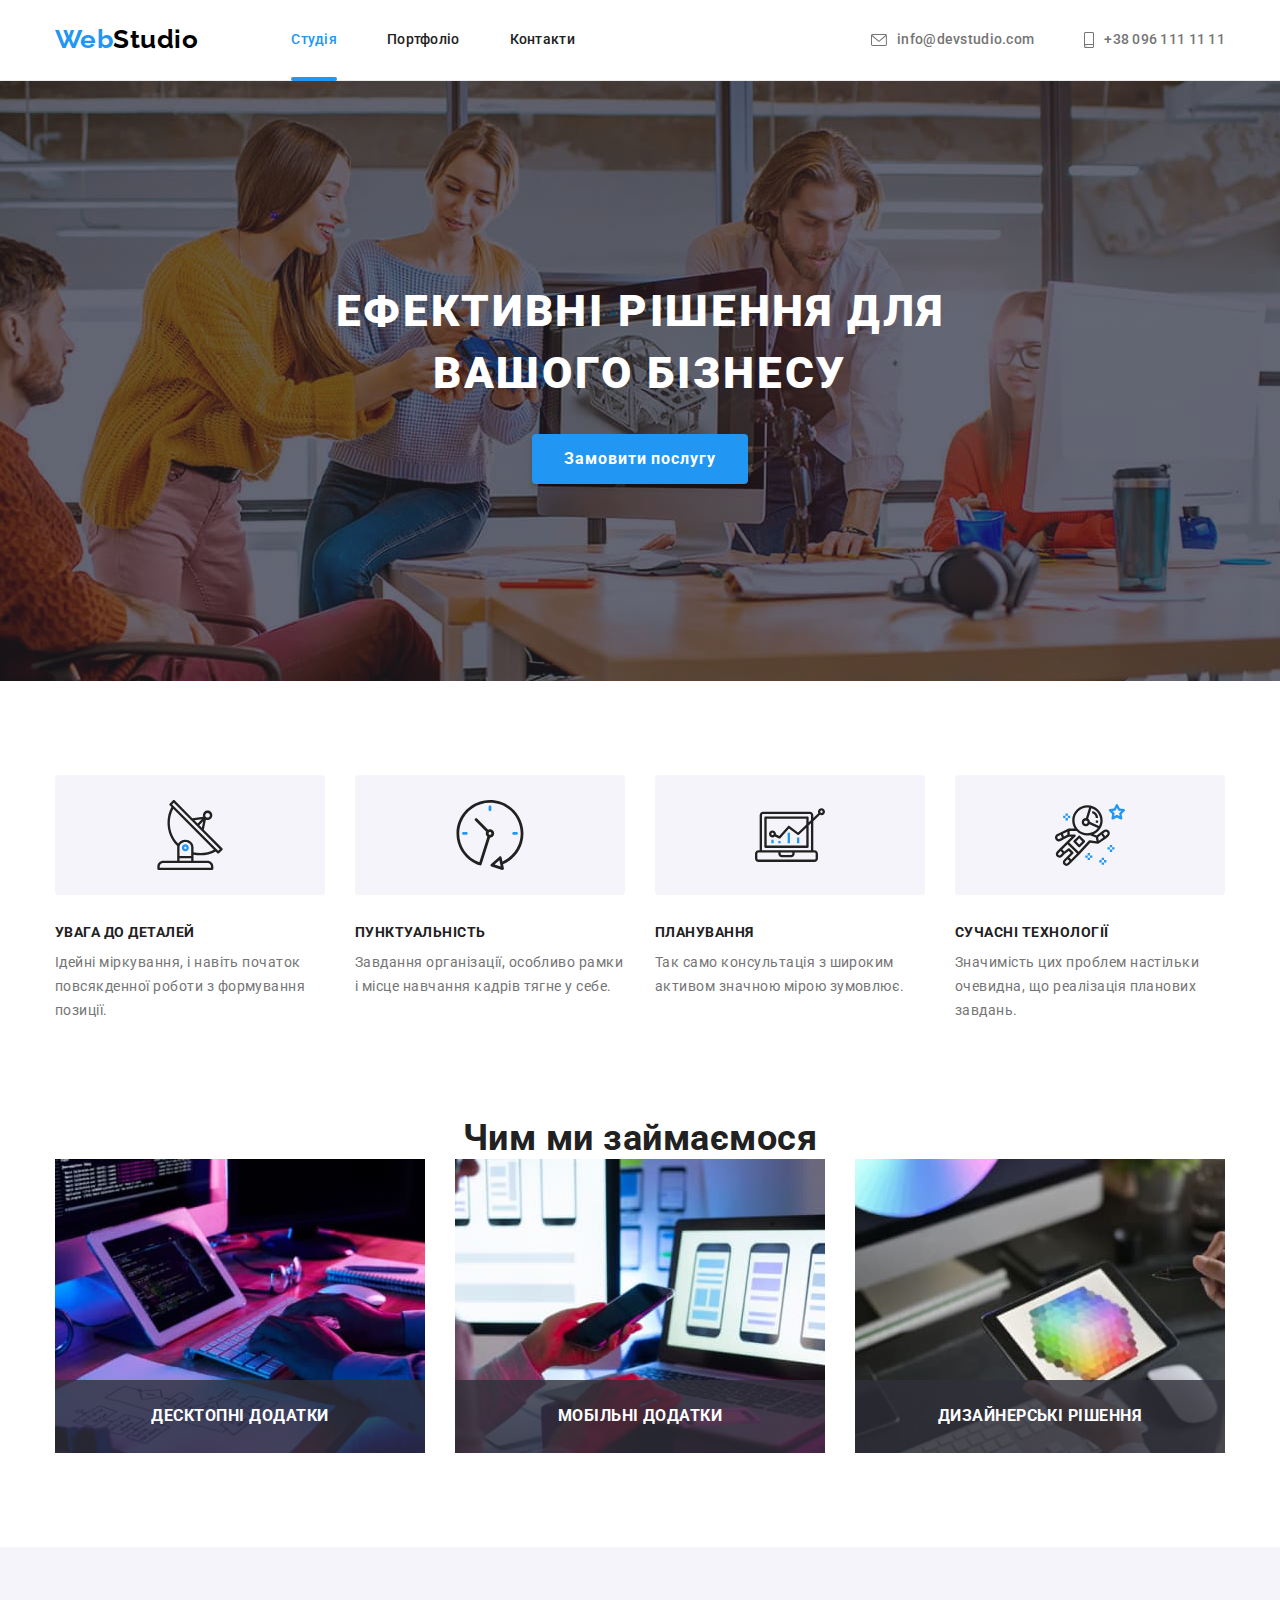
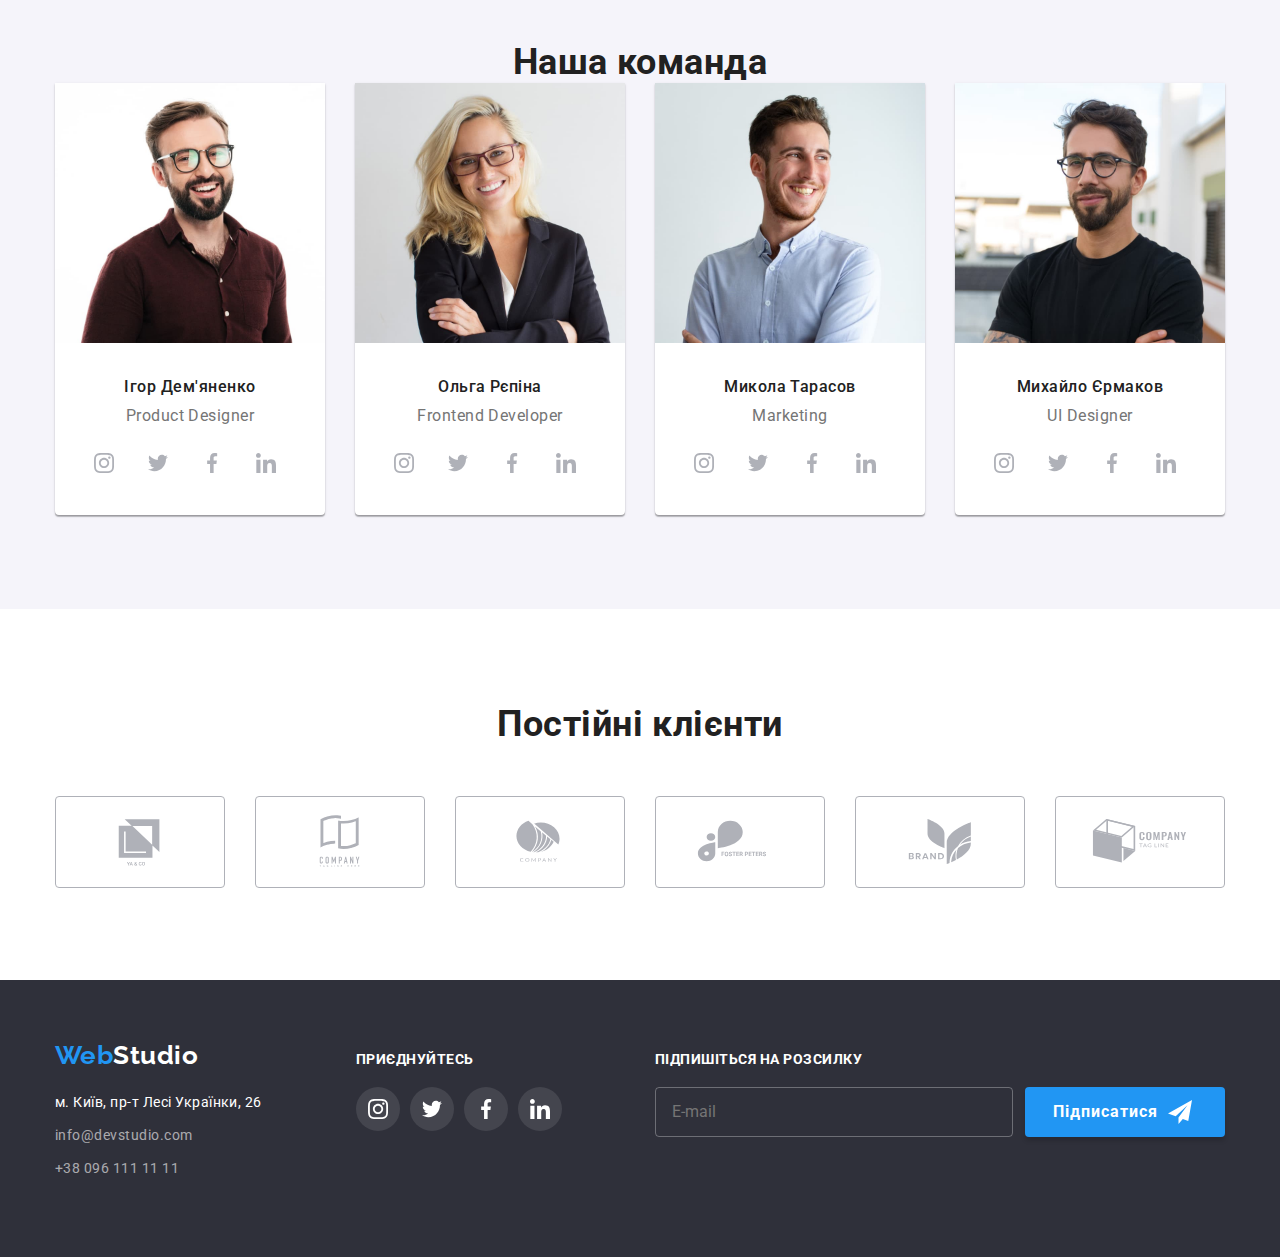
<file: index.html>
<!DOCTYPE html>
<html lang="en">
  <head>
    <meta charset="UTF-8" />
    <meta http-equiv="X-UA-Compatible" content="IE=edge" />
    <meta name="viewport" content="width=device-width, initial-scale=1.0" />
    <link
      rel="stylesheet"
      href="https://fonts.googleapis.com/css2?family=Raleway:wght@700&family=Roboto:wght@400;500;700;900&display=swap"
    />
    
    <link rel="preconnect" href="https://fonts.googleapis.com" />
    <link rel="preconnect" href="https://fonts.gstatic.com" crossorigin />
    <link href="https://fonts.googleapis.com/css2?family=Raleway:wght@700&family=Roboto:wght@400;500;700;900&display=swap"
      rel="stylesheet" />
    <link rel="stylesheet" href="https://cdnjs.cloudflare.com/ajax/libs/modern-normalize/1.1.0/modern-normalize.min.css" />
    <link rel="stylesheet" href="./css/main.min.css" />
    <title>Студія</title>
  </head>
  <body>
    <header class="header">
      <div class="container header-nav">
        <a href="./index.html" class="logo"
          >Web<span class="studio">Studio</span>
        </a>
        <nav class="site-nav list">
          <ul class="site-nav__list">
            <li class="site-nav__item">
              <a href="./index.html" class="site-nav__link link current">Студія</a>
            </li>
            <li class="site-nav__item">
              <a href="./portfolio.html" class="site-nav__link link">Портфоліо</a>
            </li>
            <li class="site-nav__item">
              <a href="#" class="site-nav__link link">Контакти</a>
            </li>
          </ul>
        </nav>
        <ul class="contact-nav">
          <li class="contact-nav__item">
            <a href="mailto:info@devstudio.com" class="contact-nav__link link">
              <div class="contact-nav__icon">
                <svg class="contact-nav__icon-margin" width="16" height="12">
                  <use href="./images/symbol-defs.svg#icon-envelope"></use>
                </svg>
                info@devstudio.com
              </div>
            </a>
          </li>
          <li class="contact-nav__item">
            <a href="tel:+380961111111" class="contact-nav__link link">
              <div class="contact-nav__icon">
                <svg class="contact-nav__icon-margin" width="10" height="16">
                  <use href="./images/symbol-defs.svg#icon-smartphone"></use>
                </svg>
                +38 096 111 11 11
              </a>
            </div>
          </li>
        </ul>
      </div>
    </header>
    <main>
      <section class="hero">
          <h1 class="hero__title">Ефективні рішення для вашого бізнесу</h1>
          <button type="button" class="button-studio" data-modal-open>Замовити послугу</button>
      </section>
      <section class="section">
        <div class="container">
          <h2 class="section__title">Наші переваги</h2>
          <ul class="benefits">
            <li>
              <div class="benefits__icon">
                <svg class="benefits__icon-svg" weight="70px" , height="70px">
                  <use href="./images/symbol-defs.svg#icon-antenna"></use>
                </svg>
              </div>
              <h3 class="benefits__title">УВАГА ДО ДЕТАЛЕЙ</h3>
              <p class="benefits__text">
                Ідейні міркування, і навіть початок повсякденної роботи з
                формування позиції.
              </p>
            </li>
            <li>
              <div class="benefits__icon">
                <svg class="benefits__icon-svg" weight="70px" , height="70px">
                  <use href="./images/symbol-defs.svg#icon-clock"></use>
                </svg>
              </div>
              <h3 class="benefits__title">ПУНКТУАЛЬНІСТЬ</h3>
              <p class="benefits__text">
                Завдання організації, особливо рамки і місце навчання кадрів
                тягне у себе.
              </p>
            </li>
            <li>
              <div class="benefits__icon">
                <svg class="benefits__icon-svg" weight="70px" , height="70px">
                  <use href="./images/symbol-defs.svg#icon-diagram"></use>
                </svg>
              </div>
              <h3 class="benefits__title">ПЛАНУВАННЯ</h3>
              <p class="benefits__text">
                Так само консультація з широким активом значною мірою зумовлює.
              </p>
            </li>
            <li>
              <div class="benefits__icon">
                <svg class="benefits__icon-svg" weight="70px" , height="70px">
                  <use href="./images/symbol-defs.svg#icon-astronaut"></use>
                </svg>
              </div>
              <h3 class="benefits__title">СУЧАСНІ ТЕХНОЛОГІЇ</h3>
              <p class="benefits__text">
                Значимість цих проблем настільки очевидна, що реалізація
                планових завдань.
              </p>
            </li>
          </ul>
        </div>
      </section>
      <section class="portfolio">
        <div class="container">
          <h2 class="portfolio__title">Чим ми займаємося</h2>

          <ul class="portfolio__list">
            <li class="portfolio__item">
              <div class="caption">
              <img src="./images/photo2.jpg"
                alt="tablet keyboard glasses"
                width="370" height="294"/>
                <div class="caption__title">
                <h3>Десктопні додатки</h3>
                </div>
              </div>
            </li>
            <li class="portfolio__item">
              <div class="caption">
              <img src="./images/photo1.jpg" 
              alt="phone laptop" width="370" height="294" />
              <div class="caption__title">
                <h3>Мобільні додатки</h3>
              </div>
              </div>

            </li>
            <li class="portfolio__item">
              <div class="caption">
              <img src="./images/photo3.jpg" 
              alt="tablet" width="370" height="294"/>
              <div class="caption__title">
                <h3>Дизайнерські рішення</h3>
              </div>
            </div>
            </li>
          </ul>
        </div>
      </section>
      <section class="team">
        <div class="container">
          <h2 class="section-team">Наша команда</h2>
          <ul class="team-list">
            <li class="team-list__item">
              <div class="team-list__card">
                <img class="team-list__jpg"
                  src="./images/tim1.jpg"
                  alt="IgorDem`yanenko"
                  width="270"
                />
                <h3 class="team-list__name">Ігор Дем'яненко</h3>
                <p class="team-list__title">Product Designer</p>

                <div class="social">
                  <ul class="messengers">
                    <li class="messengers__item">
                      <a class="messengers__link" href="#">
                        <svg
                          class="messengers__icon"
                          ,
                          width="20px"
                          ,
                          height="20px"
                        >
                          <use
                            href="./images/symbol-defs.svg#icon-instagram"
                          ></use>
                        </svg>
                      </a>
                    </li>
                    <li class="messengers__item">
                      <a class="messengers__link" href="#">
                        <svg
                          class="messengers__icon"
                          ,
                          width="20px"
                          ,
                          height="20px"
                        >
                          <use
                            href="./images/symbol-defs.svg#icon-twitter"
                          ></use>
                        </svg>
                      </a>
                    </li>
                    <li class="messengers__item">
                      <a class="messengers__link" href="#">
                        <svg
                          class="messengers__icon"
                          ,
                          width="20px"
                          ,
                          height="20px"
                        >
                          <use
                            href="./images/symbol-defs.svg#icon-facebook"
                          ></use>
                        </svg>
                      </a>
                    </li>
                    <li class="messengers__item">
                      <a class="messengers__link" href="#">
                        <svg
                          class="messengers__icon"
                          ,
                          width="20px"
                          ,
                          height="20px"
                        >
                          <use
                            href="./images/symbol-defs.svg#icon-linkedin"
                          ></use>
                        </svg>
                      </a>
                    </li>
                  </ul>
                </div>
              </div>
            </li>
            <li class="team-list__item">
              <div class="team-list__card">
                <img src="./images/tim2.jpg" alt="olga_repina" width="270" class="team-list__jpg"/>
                <h3 class="team-list__name">Ольга Рєпіна</h3>
                <p class="team-list__title">Frontend Developer</p>
                <div class="social">
                  <ul class="messengers">
                    <li class="messengers__item">
                      <a class="messengers__link" href="#">
                        <svg
                          class="messengers__icon"
                          ,
                          width="20px"
                          ,
                          height="20px"
                        >
                          <use
                            href="./images/symbol-defs.svg#icon-instagram"
                          ></use>
                        </svg>
                      </a>
                    </li>
                    <li class="messengers__item">
                      <a class="messengers__link" href="#">
                        <svg
                          class="messengers__icon"
                          ,
                          width="20px"
                          ,
                          height="20px"
                        >
                          <use
                            href="./images/symbol-defs.svg#icon-twitter"
                          ></use>
                        </svg>
                      </a>
                    </li>
                    <li class="messengers__item">
                      <a class="messengers__link" href="#">
                        <svg
                          class="messengers__icon"
                          ,
                          width="20px"
                          ,
                          height="20px"
                        >
                          <use
                            href="./images/symbol-defs.svg#icon-facebook"
                          ></use>
                        </svg>
                      </a>
                    </li>
                    <li class="messengers__item">
                      <a class="messengers__link" href="#">
                        <svg
                          class="messengers__icon"
                          ,
                          width="20px"
                          ,
                          height="20px"
                        >
                          <use
                            href="./images/symbol-defs.svg#icon-linkedin"
                          ></use>
                        </svg>
                      </a>
                    </li>
                  </ul>
                </div>
              </div>
            </li>
            <li class="team-list__item">
              <div class="team-list__card">
                <img src="./images/tim3.jpg" alt="mykola_tarasov" width="270" class="team-list__jpg" />
                <h3 class="team-list__name">Микола Тарасов</h3>
                <p class="team-list__title">Marketing</p>
                <div class="social">
                  <ul class="messengers">
                    <li class="messengers__item">
                      <a class="messengers__link" href="#">
                        <svg
                          class="messengers__icon"
                          ,
                          width="20px"
                          ,
                          height="20px"
                        >
                          <use
                            href="./images/symbol-defs.svg#icon-instagram"
                          ></use>
                        </svg>
                      </a>
                    </li>
                    <li class="messengers__item">
                      <a class="messengers__link" href="#">
                        <svg
                          class="messengers__icon"
                          ,
                          width="20px"
                          ,
                          height="20px"
                        >
                          <use
                            href="./images/symbol-defs.svg#icon-twitter"
                          ></use>
                        </svg>
                      </a>
                    </li>
                    <li class="messengers__item">
                      <a class="messengers__link" href="#">
                        <svg
                          class="messengers__icon"
                          ,
                          width="20px"
                          ,
                          height="20px"
                        >
                          <use
                            href="./images/symbol-defs.svg#icon-facebook"
                          ></use>
                        </svg>
                      </a>
                    </li>
                    <li class="messengers__item">
                      <a class="messengers__link" href="#">
                        <svg
                          class="messengers__icon"
                          ,
                          width="20px"
                          ,
                          height="20px"
                        >
                          <use
                            href="./images/symbol-defs.svg#icon-linkedin"
                          ></use>
                        </svg>
                      </a>
                    </li>
                  </ul>
                </div>
              </div>
            </li>
            <li class="team-list__item">
              <div class="team-list__card">
                <img class="team-list__jpg"
                  src="./images/tim4.jpg"
                  alt="mykhailo_yermakov"
                  width="270"
                />
                <h3 class="team-list__name">Михайло Єрмаков</h3>
                <p class="team-list__title">UI Designer</p>
                <div class="social">
                  <ul class="messengers">
                    <li class="messengers__item">
                      <a class="messengers__link" href="#">
                        <svg
                          class="messengers__icon"
                          ,
                          width="20px"
                          ,
                          height="20px"
                        >
                          <use
                            href="./images/symbol-defs.svg#icon-instagram"
                          ></use>
                        </svg>
                      </a>
                    </li>
                    <li class="messengers__item">
                      <a class="messengers__link" href="#">
                        <svg
                          class="messengers__icon"
                          ,
                          width="20px"
                          ,
                          height="20px"
                        >
                          <use
                            href="./images/symbol-defs.svg#icon-twitter"
                          ></use>
                        </svg>
                      </a>
                    </li>
                    <li class="messengers__item">
                      <a class="messengers__link" href="#">
                        <svg
                          class="messengers__icon"
                          ,
                          width="20px"
                          ,
                          height="20px"
                        >
                          <use
                            href="./images/symbol-defs.svg#icon-facebook"
                          ></use>
                        </svg>
                      </a>
                    </li>
                    <li class="messengers__item">
                      <a class="messengers__link" href="#">
                        <svg
                          class="messengers__icon"
                          ,
                          width="20px"
                          ,
                          height="20px"
                        >
                          <use
                            href="./images/symbol-defs.svg#icon-linkedin"
                          ></use>
                        </svg>
                      </a>
                    </li>
                  </ul>
                </div>
              </div>
            </li>
          </ul>
        </div>
      </section>
      <section class="section client">
        <div class="container">
          <h2 class="client-text">Постійні клієнти</h2>
          <ul class="client-list">
            <li class="client-list__item">
              <a class="client-list__link" href="#">
                <svg class="client-list__icon" width="106px" height="60px">
                  <use href="./images/symbol-defs.svg#icon-Logo-6"></use>
                </svg>
              </a>
            </li>
            <li class="client-list__item">
              <a class="client-list__link" href="#">
                <svg class="client-list__icon" width="106px" height="60px">
                  <use href="./images/symbol-defs.svg#icon-Logo-5"></use>
                </svg>
              </a>
            </li>
            <li class="client-list__item">
              <a class="client-list__link" href="#">
                <svg class="client-list__icon" width="106px" height="60px">
                  <use href="./images/symbol-defs.svg#icon-Logo-4"></use>
                </svg>
              </a>
            </li>
            <li class="client-list__item">
              <a class="client-list__link" href="#">
                <svg class="client-list__icon" width="106px" height="60px">
                  <use href="./images/symbol-defs.svg#icon-Logo-3"></use>
                </svg>
              </a>
            </li>
            <li class="client-list__item">
              <a class="client-list__link" href="#">
                <svg class="client-list__icon" width="106px" height="60px">
                  <use href="./images/symbol-defs.svg#icon-Logo-1"></use>
                </svg>
              </a>
            </li>
            <li class="client-list__item">
              <a class="client-list__link" href="#">
                <svg class="client-list__icon" width="106px" height="60px">
                  <use href="./images/symbol-defs.svg#icon-Logo"></use>
                </svg>
              </a>
            </li>
          </ul>
        </div>
      </section>
    </main>
    <footer class="footer">
      <div class="container footer-container">
        <div class="footer-contact">
          <a href="./index.html" class="logo">Web<span class="studio-footer">Studio</span>
          </a>
          <address class="address">
            <ul class="address__list">
              <li class="address__item">
                <a href="https://goo.gl/maps/vjc5CqG4PHMDLZ576" class="address__link">м. Київ, пр-т Лесі Українки,
                  26</a>
              </li>
              <li class="address__item">
                <a href="mailto:info@devstudio.com" class="address__link-light">info@devstudio.com</a>
              </li>
              <li class="address__item">
                <a href="tel:+380961111111" class="address__link-light">+38 096 111 11 11</a>
              </li>
            </ul>
          </address>
        </div>
    
        <div class="footer-messenger">
          <section class="footer-social">
            <h2 class="footer-messenger__text">приєднуйтесь</h2>
            <ul class="footer-messenger__list">
              <li class="footer-messenger__item">
                <a class="footer-messenger__link" href="#">
                  <svg class="footer-messenger__icon" width="20px" height="20px">
                    <use href="./images/symbol-defs.svg#icon-instagram"></use>
                  </svg>
                </a>
              </li>
              <li class="footer-messenger__item">
                <a class="footer-messenger__link" href="#">
                  <svg class="footer-messenger__icon" width="20px" height="20px">
                    <use href="./images/symbol-defs.svg#icon-twitter"></use>
                  </svg>
                </a>
              </li>
              <li class="footer-messenger__item">
                <a class="footer-messenger__link" href="#">
                  <svg class="footer-messenger__icon" width="20px" height="20px">
                    <use href="./images/symbol-defs.svg#icon-facebook"></use>
                  </svg>
                </a>
              </li>
              <li class="footer-messenger__item">
                <a class="footer-messenger__link" href="#">
                  <svg class="footer-messenger__icon" width="20px" height="20px">
                    <use href="./images/symbol-defs.svg#icon-linkedin"></use>
                  </svg>
                </a>
              </li>
            </ul>
          </section>
        </div>
        <div class="subscribe">
          <section>
            <h2 class="subscribe__text">Підпишіться на розсилку</h2>
            <form class="subscribe__form">
              <label class="subscribe__label">
                <input type="mail" name="mail" placeholder="E-mail" class="subscribe__input">
              </label>
              <button type="submit" class="subscribe__button">Підписатися
                <svg class="subscribe__icon" width="24px" height="24px">
                  <use href="./images/symbol-defs.svg#icon-telegramm"></use>
                </svg>
              </button>
            </form>
            
          </section>
        </div>
      </div>
    </footer>
    <div class="backdrop is-hidden" data-modal>
      <div class="modal">
        <button type="button" class="button-modal-close" data-modal-close>
          <svg class="button-modal-close__icon" width="11" height="11">
            <use href="./images/symbol-defs.svg#icon-close"></use>
          </svg>
        </button>
        <div class="modal-window">
          <h2 class="modal-window__text">Залиште свої дані, ми вам передзвонимо</h2>
          <form class="modal-form">
            <label class="modal-form__label">
              <span class="modal-form__name">Ім'я</span>
            <span class="modal-form__icon-svg">
              <input type="text" name="user-name" class="modal-form__input">
              <svg class="modal-form__icon" width="18" height="18">
              <use href="./images/symbol-defs.svg#icon-name"></use>
            </svg>
          </span>
            </label>
    
        
                <label class="modal-form__label">
                  <span class="modal-form__name">Телефон</span>
                  <span class="modal-form__icon-svg">
                    <input type="tel" name="user-tel" class="modal-form__input">
                    <svg class="modal-form__icon" width="18" height="18">
                      <use href="./images/symbol-defs.svg#icon-phone"></use>
                    </svg>
                  </span>
                </label>

                <label class="modal-form__label">
                  <span class="modal-form__name">Пошта</span>
                  <span class="modal-form__icon-svg">
                    <input type="email" name="user-email" class="modal-form__input">
                    <svg class="modal-form__icon" width="18" height="18">
                      <use href="./images/symbol-defs.svg#icon-email"></use>
                    </svg>
                  </span>
                </label>

                <label class="modal-form__label">
                  <span class="modal-form__name">Коментар</span>
                    <textarea name="feedback" class="modal-form__texteria" placeholder="Введіть текст"></textarea>
                </label>
                <label class="checkbox">
                  <input type="checkbox" name="agreement" value="agreement" class="checkbox__input">
                  <span class="checkbox__text">Погоджуюся з розсилкою та приймаю 
                    <a class="checkbox__link" href="#">Умови договору</a>
                  </span>
                </label>
                <button type="submit" class="button-form">Відправити
                </button>


          </form>
        </div>
      </div>
    </div>
    <script src="./js/modal.js"></script>
  </body>
</html>
</file>
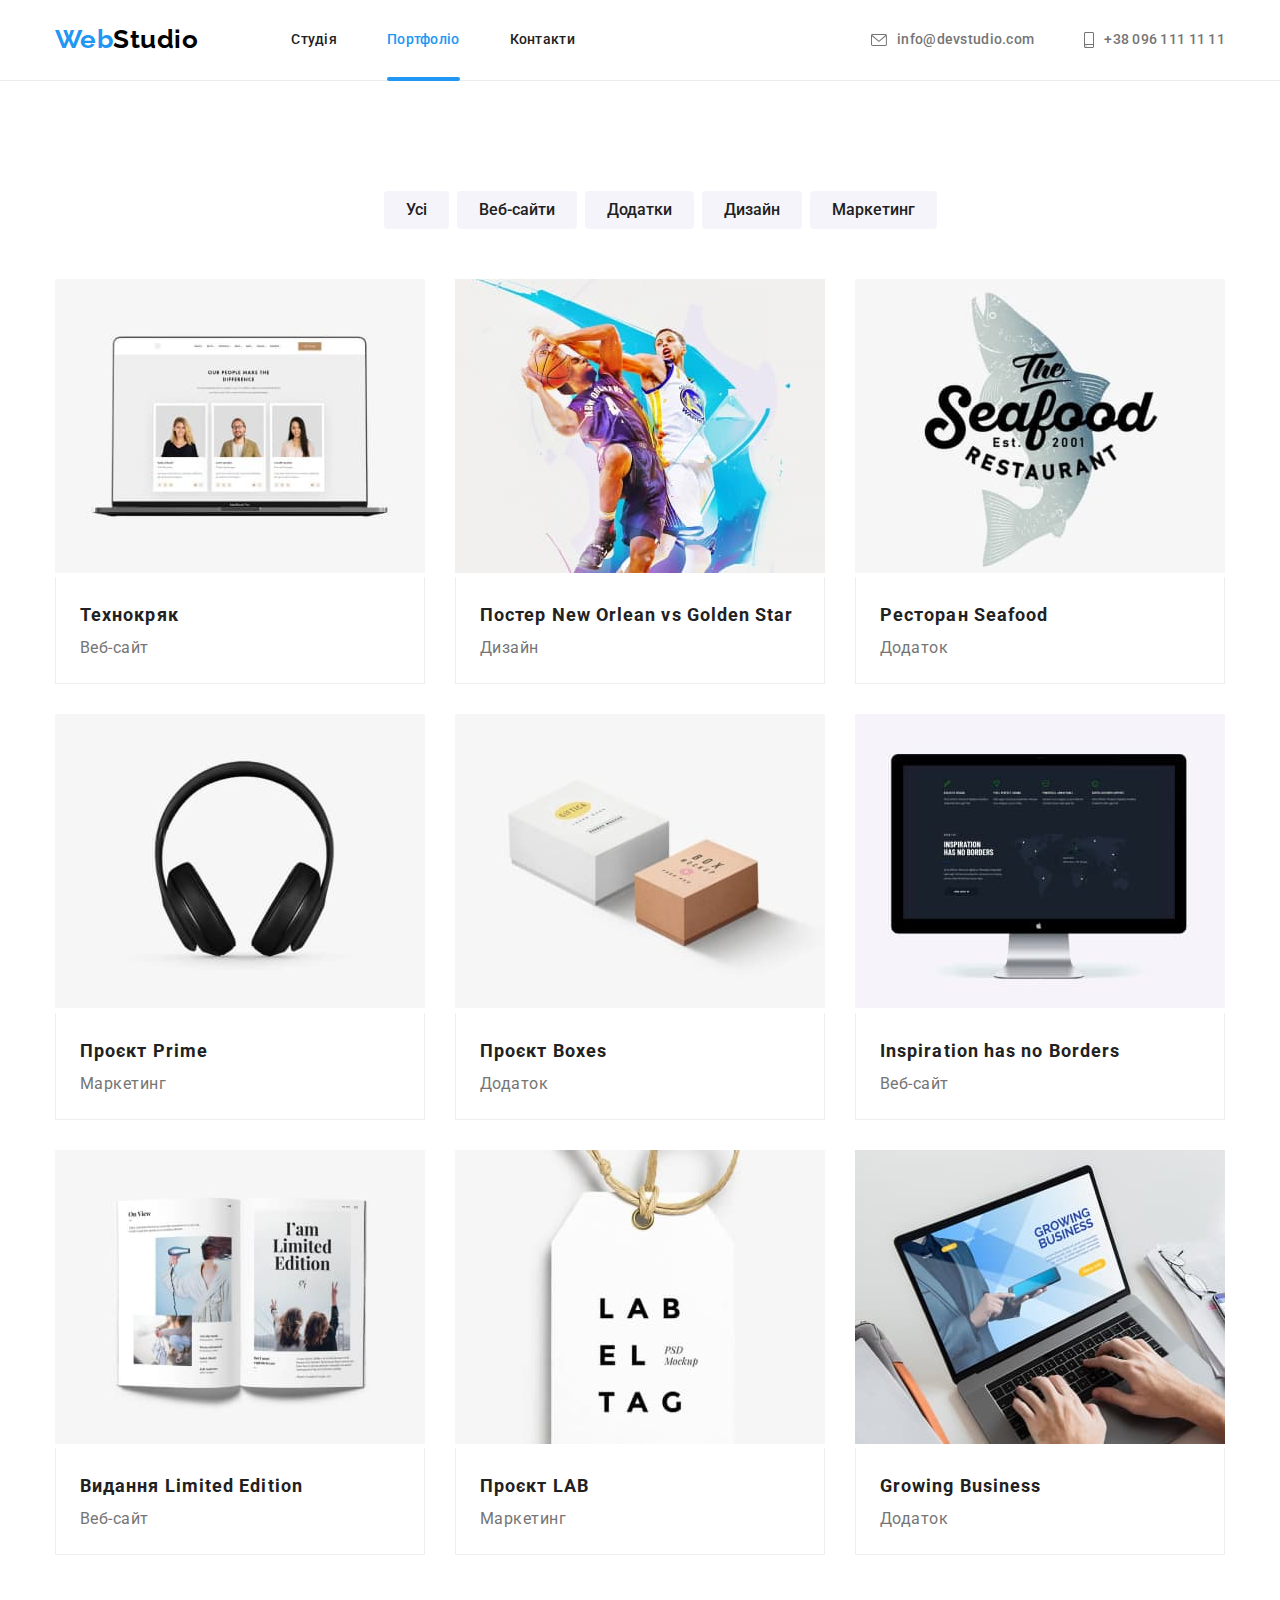
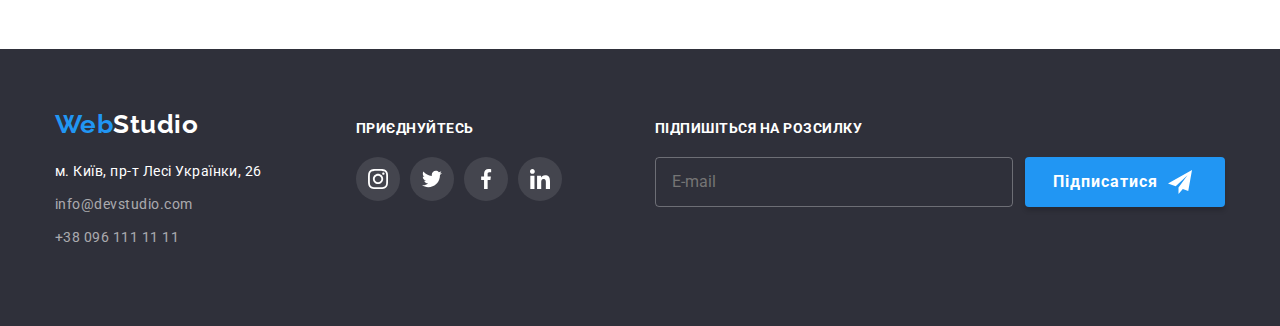
<file: portfolio.html>
<!DOCTYPE html>
<html lang="en">

<head>
    <meta charset="UTF-8" />
    <meta http-equiv="X-UA-Compatible" content="IE=edge" />
    <meta name="viewport" content="width=device-width, initial-scale=1.0" />
    <link rel="stylesheet"
        href="https://fonts.googleapis.com/css2?family=Raleway:wght@700&family=Roboto:wght@400;500;700;900&display=swap" />
  
    <link rel="preconnect" href="https://fonts.googleapis.com" />
    <link rel="preconnect" href="https://fonts.gstatic.com" crossorigin />
    <link
        href="https://fonts.googleapis.com/css2?family=Raleway:wght@700&family=Roboto:wght@400;500;700;900&display=swap"
        rel="stylesheet" />
    <link rel="stylesheet"
        href="https://cdnjs.cloudflare.com/ajax/libs/modern-normalize/1.1.0/modern-normalize.min.css" />
    <link rel="stylesheet" href="./css/main.min.css" />
    <title>Портфоліо</title>
</head>

<body>
    <header class="header">
        <div class="container header-nav">
            <a href="./index.html" class="logo">Web<span class="studio">Studio</span>
            </a>
            <nav class="site-nav list">
                <ul class="site-nav__list">
                    <li class="site-nav__item">
                        <a href="./index.html" class="site-nav__link link">Студія</a>
                    </li>
                    <li class="site-nav__item">
                        <a href="./portfolio.html" class="site-nav__link link current">Портфоліо</a>
                    </li>
                    <li class="site-nav__item">
                        <a href="#" class="site-nav__link link">Контакти</a>
                    </li>
                </ul>
            </nav>
            <ul class="contact-nav">
                <li class="contact-nav__item">
                    <a href="mailto:info@devstudio.com" class="contact-nav__link link">
                        <div class="contact-nav__icon">
                            <svg class="contact-nav__icon-margin" width="16" height="12">
                                <use href="./images/symbol-defs.svg#icon-envelope"></use>
                            </svg>
                            info@devstudio.com
                        </div>
                    </a>
                </li>
                <li class="contact-nav__item">
                    <a href="tel:+380961111111" class="contact-nav__link link">
                        <div class="contact-nav__icon">
                            <svg class="contact-nav__icon-margin" width="10" height="16">
                                <use href="./images/symbol-defs.svg#icon-smartphone"></use>
                            </svg>
                            +38 096 111 11 11
                    </a>
        </div>
        </li>
        </ul>
        </div>
    </header>
    <main>
        <section class="sort-section">
            <div class="container">
            <h1 class="main-portfolio">Навігація</h1>
            <ul class="sorting-button">
                <li><button type="button" class="sorting-button__link">Усі</button></li>
                <li><button type="button" class="sorting-button__link">Веб-сайти</button></li>
                <li><button type="button" class="sorting-button__link">Додатки</button></li>
                <li><button type="button" class="sorting-button__link">Дизайн</button></li>
                <li><button type="button" class="sorting-button__link">Маркетинг</button></li>
            </ul>
            <ul class="portfolio-cards">
                <li class="portfolio-cards__item">
                    <div class="portfolio-cards__thumb">
                    <img src="./images/picture1.jpg" alt="Веб-сайт" width="370" height="294">
                    <div class="portfolio-cards__overlay">
                        <p>Ресурс пропонує комплексні пропозиції з різним рівнем функціоналу та сервісів. Все це дозволить відвідувачу отримати
                        вичерпні відомості про компанію чи приватну особу.</p>
                    </div>
                    </div>
                    <div class="portfolio-cards__count">
                    <h2 class="portfolio-cards__title">Технокряк</h2>
                    <p class="portfolio-cards__discription">Веб-сайт</p>
                    
                    </div>
                </li>
                <li class="portfolio-cards__item">
                    <div class="portfolio-cards__thumb">
                        <img src="./images/picture2.jpg" alt="Постер New Orlean vs Golden Star" width="370" height="294">
                        <div class="portfolio-cards__overlay">
                            <p>Ресурс пропонує комплексні пропозиції з різним рівнем функціоналу та сервісів. Все це дозволить відвідувачу
                                отримати
                                вичерпні відомості про компанію чи приватну особу.</p>
                        </div>
                    </div>
                    <div class="portfolio-cards__count">
                    <h2 class="portfolio-cards__title">Постер New Orlean vs Golden Star</h2>
                    <p class="portfolio-cards__discription">Дизайн</p>
                </li>
                <li class="portfolio-cards__item">
                    <div class="portfolio-cards__thumb">
                        <img src="./images/picture3.jpg" alt="Ресторан Seafood" width="370" height="294">
                        <div class="portfolio-cards__overlay">
                            <p>Ресурс пропонує комплексні пропозиції з різним рівнем функціоналу та сервісів. Все це дозволить відвідувачу
                                отримати
                                вичерпні відомості про компанію чи приватну особу.</p>
                        </div>
                    </div>
                    
                    <div class="portfolio-cards__count">
                    <h2 class="portfolio-cards__title">Ресторан Seafood</h2>
                    <p class="portfolio-cards__discription">Додаток</p>
                    </div>
                </li>
                <li class="portfolio-cards__item">
                    <div class="portfolio-cards__thumb">
                        <img src="./images/picture4.jpg" alt="Навушники" width="370" height="294">
                        <div class="portfolio-cards__overlay">
                            <p>Ресурс пропонує комплексні пропозиції з різним рівнем функціоналу та сервісів. Все це дозволить відвідувачу
                                отримати
                                вичерпні відомості про компанію чи приватну особу.</p>
                        </div>
                    </div>
                   
                    <div class="portfolio-cards__count">
                    <h2 class="portfolio-cards__title">Проєкт Prime</h2>
                    <p class="portfolio-cards__discription">Маркетинг</p>
                    </div>
                </li>
                <li class="portfolio-cards__item">
                    <div class="portfolio-cards__thumb">
                        <img src="./images/picture5.jpg" alt="Коробки" width="370" height="294">
                        <div class="portfolio-cards__overlay">
                            <p>Ресурс пропонує комплексні пропозиції з різним рівнем функціоналу та сервісів. Все це дозволить відвідувачу
                                отримати
                                вичерпні відомості про компанію чи приватну особу.</p>
                        </div>
                    </div>
                    
                    <div class="portfolio-cards__count">
                    <h2 class="portfolio-cards__title">Проєкт Boxes</h2>
                    <p class="portfolio-cards__discription">Додаток</p>
                    </div>
                </li>
                <li class="portfolio-cards__item">
                    <div class="portfolio-cards__thumb">
                        <img src="./images/picture6.jpg" alt="Монитор єпл" width="370" height="294">
                        <div class="portfolio-cards__overlay">
                            <p>Ресурс пропонує комплексні пропозиції з різним рівнем функціоналу та сервісів. Все це дозволить відвідувачу
                                отримати
                                вичерпні відомості про компанію чи приватну особу.</p>
                        </div>
                    </div>
                    
                    <div class="portfolio-cards__count">
                    <h2 class="portfolio-cards__title">Inspiration has no Borders</h2>
                    <p class="portfolio-cards__discription">Веб-сайт</p>
                    </div>
                </li>
                <li class="portfolio-cards__item">
                    <div class="portfolio-cards__thumb">
                        <img src="./images/picture7.jpg" alt="Видання Limited Edition" width="370" height="294">
                        <div class="portfolio-cards__overlay">
                            <p>Ресурс пропонує комплексні пропозиції з різним рівнем функціоналу та сервісів. Все це дозволить відвідувачу
                                отримати
                                вичерпні відомості про компанію чи приватну особу.</p>
                        </div>
                    </div>
                   
                    <div class="portfolio-cards__count">
                    <h2 class="portfolio-cards__title">Видання Limited Edition</h2>
                    <p class="portfolio-cards__discription">Веб-сайт</p>
                    </div>
                </li>
                <li class="portfolio-cards__item">
                    <div class="portfolio-cards__thumb">
                        <img src="./images/picture8.jpg" alt="Проєкт LAB" width="370" height="294">
                        <div class="portfolio-cards__overlay">
                            <p>Ресурс пропонує комплексні пропозиції з різним рівнем функціоналу та сервісів. Все це дозволить відвідувачу
                                отримати
                                вичерпні відомості про компанію чи приватну особу.</p>
                        </div>
                    </div>
                    
                    <div class="portfolio-cards__count">
                    <h2 class="portfolio-cards__title">Проєкт LAB</h2>
                    <p class="portfolio-cards__discription">Маркетинг</p>
                    </div>
                </li>
                <li class="portfolio-cards__item">
                    <div class="portfolio-cards__thumb">
                        <img src="./images/picture9.jpg" alt="Ноутбук" width="370" height="294">
                        <div class="portfolio-cards__overlay">
                            <p>Ресурс пропонує комплексні пропозиції з різним рівнем функціоналу та сервісів. Все це дозволить відвідувачу
                                отримати
                                вичерпні відомості про компанію чи приватну особу.</p>
                        </div>
                    </div>
                    
                    <div class="portfolio-cards__count">
                    <h2 class="portfolio-cards__title">Growing Business</h2>
                    <p class="portfolio-cards__discription">Додаток</p>
                    </div>
                </li>
            </ul>
            </div>
        </section>
    </main>
    <footer class="footer">
        <div class="container footer-container">
            <div class="footer-contact">
                <a href="./index.html" class="logo">Web<span class="studio-footer">Studio</span>
                </a>
                <address class="address">
                    <ul class="address__list">
                        <li class="address__item">
                            <a href="https://goo.gl/maps/vjc5CqG4PHMDLZ576" class="address__link">м. Київ, пр-т Лесі
                                Українки,
                                26</a>
                        </li>
                        <li class="address__item">
                            <a href="mailto:info@devstudio.com" class="address__link-light">info@devstudio.com</a>
                        </li>
                        <li class="address__item">
                            <a href="tel:+380961111111" class="address__link-light">+38 096 111 11 11</a>
                        </li>
                    </ul>
                </address>
            </div>
    
            <div class="footer-messenger">
                <section class="footer-social">
                    <h2 class="footer-messenger__text">приєднуйтесь</h2>
                    <ul class="footer-messenger__list">
                        <li class="footer-messenger__item">
                            <a class="footer-messenger__link" href="#">
                                <svg class="footer-messenger__icon" width="20px" height="20px">
                                    <use href="./images/symbol-defs.svg#icon-instagram"></use>
                                </svg>
                            </a>
                        </li>
                        <li class="footer-messenger__item">
                            <a class="footer-messenger__link" href="#">
                                <svg class="footer-messenger__icon" width="20px" height="20px">
                                    <use href="./images/symbol-defs.svg#icon-twitter"></use>
                                </svg>
                            </a>
                        </li>
                        <li class="footer-messenger__item">
                            <a class="footer-messenger__link" href="#">
                                <svg class="footer-messenger__icon" width="20px" height="20px">
                                    <use href="./images/symbol-defs.svg#icon-facebook"></use>
                                </svg>
                            </a>
                        </li>
                        <li class="footer-messenger__item">
                            <a class="footer-messenger__link" href="#">
                                <svg class="footer-messenger__icon" width="20px" height="20px">
                                    <use href="./images/symbol-defs.svg#icon-linkedin"></use>
                                </svg>
                            </a>
                        </li>
                    </ul>
                </section>
            </div>
            <div class="subscribe">
                <section>
                    <h2 class="subscribe__text">Підпишіться на розсилку</h2>
                    <form class="subscribe__form">
                        <label class="subscribe__label">
                            <input type="mail" name="mail" placeholder="E-mail" class="subscribe__input">
                        </label>
                        <button type="submit" class="subscribe__button">Підписатися
                            <svg class="subscribe__icon" width="24px" height="24px">
                                <use href="./images/symbol-defs.svg#icon-telegramm"></use>
                            </svg>
                        </button>
                    </form>
    
                </section>
            </div>
        </div>
    </footer>

</body>
</html>
</file>
<file: css/main.min.css>
h1,h2,h3,h4,p{margin:0;padding:0}a{text-decoration:none}.container{margin:0 auto;width:1200px;padding-left:15px;padding-right:15px}:root{--background-color: #f5f5f5;--first-color: #212121;--secondary-color: #757575;--third-color: #2196f3;--fourth-color: #000000;--background-secondary-color: #f5f4fa;--background-footer-color: #2f303a;--main-color: #ffffff;--footer-mail-tel-color: rgba(255, 255, 255, 0.6);--port-border-color: #eeeeee;--social-color: #afb1b8;--social-link-beck: rgba(255, 255, 255, 0.1);--overlay-color: rgba(33, 150, 243, 0.9)}body{background-color:var(--main-color);font-family:Roboto,sans-serif;letter-spacing:.03em}.header{border-bottom:1px solid #ececec}.header-nav{display:flex;align-items:center}.logo{color:var(--third-color);margin-right:93px;font-family:Raleway,sans-serif;font-weight:700;font-size:26px;line-height:1.2;text-decoration:none}.studio{color:var(--fourth-color);font-family:Raleway,sans-serif;font-weight:700;font-size:26px;line-height:1.2;text-decoration:none}.site-nav__list{display:flex;color:var(--first-color);font-weight:500;font-size:14px;line-height:1.14;letter-spacing:.02em;list-style:none;margin:0px;padding:0px;text-decoration:none}.contact-nav__link{display:flex;color:var(--secondary-color);transition:color 250ms cubic-bezier(0.4, 0, 0.2, 1);list-style:none;margin:0px;padding:0px;text-decoration:none}.contact-nav__link:hover,.contact-nav__link:focus{color:var(--third-color)}.site-nav__link{position:relative;display:flex;padding-top:32px;padding-bottom:32px;color:var(--first-color);transition:color 250ms cubic-bezier(0.4, 0, 0.2, 1)}.site-nav__link:hover,.site-nav__link:focus{color:var(--third-color)}.site-nav__item{margin-right:50px}.site-nav__item:last-child{margin-right:0}.link.current{color:var(--third-color)}.current::after{position:absolute;content:"";display:block;width:100%;height:4px;background-color:var(--third-color);bottom:-1px;left:0px;border-radius:2px;opacity:1;transition:opacity 250ms cubic-bezier(0.4, 0, 0.2, 1)}.contact-nav{display:flex;margin-left:auto;align-items:center;color:var(--secondary-color);font-weight:500;font-size:14px;line-height:1.14;letter-spacing:.02em}.contact-nav__item{margin-left:50px;list-style:none}.contact-nav__item:first-child{margin-left:0}.contact-nav__icon{display:flex;align-items:center;fill:var(--secondary-color)}.contact-nav__icon:hover,.contact-nav__icon:focus{fill:var(--third-color)}.contact-nav__icon-margin{margin-right:10px;transition:fill 250ms cubic-bezier(0.4, 0, 0.2, 1)}.hero{background-color:var(--background-footer-color);background-image:linear-gradient(to right, rgba(47, 48, 58, 0.4), rgba(47, 48, 58, 0.4)),url(../images/hero.jpg);height:600px;max-width:1600px;margin:auto;background-position:center;background-size:cover;background-repeat:no-repeat;text-align:center;padding-top:200px;padding-bottom:200px}.hero__title{color:var(--main-color);margin-top:auto;margin-bottom:auto;font-weight:900;font-size:44px;line-height:1.4;text-align:center;letter-spacing:.06em;text-transform:uppercase;width:696px;margin-left:auto;margin-right:auto}.button-studio{cursor:pointer;background-color:var(--third-color);color:var(--main-color);font-weight:700;font-size:16px;line-height:1.88;text-align:center;letter-spacing:.06em;padding:10px 32px;margin-top:30px;box-shadow:0px 4px 4px rgba(0,0,0,.15);border-radius:4px;border:none;transition:background-color 250ms cubic-bezier(0.4, 0, 0.2, 1)}.button-studio:hover,.button-studio:focus{background-color:#188ce8}.backdrop{position:fixed;height:100%;width:100%;top:0;left:0;background-color:rgba(0,0,0,.1);opacity:1;transition:opacity 250ms cubic-bezier(0.4, 0, 0.2, 1)}.backdrop.is-hidden{opacity:0;pointer-events:none}.modal{position:absolute;min-height:581px;min-width:528px;background-color:var(--main-color);border-radius:4px;top:50%;left:50%;box-shadow:0px 1px 3px rgba(0,0,0,.12),0px 1px 1px rgba(0,0,0,.14),0px 2px 1px rgba(0,0,0,.2);transform:translate(-50%, -50%) scale(1);transition:transform 250ms cubic-bezier(0.4, 0, 0.2, 1)}.button-modal-close{position:absolute;top:8px;right:8px;border:1px solid rgba(0,0,0,.1);background-color:var(--main-color);width:30px;height:30px;border-radius:50%;cursor:pointer;fill:var(--fourth-color);transition:fill 250ms cubic-bezier(0.4, 0, 0.2, 1)}.button-modal-close:hover,.button-modal-close:focus{fill:var(--third-color)}.modal-window{padding:40px;margin-bottom:12px}.modal-window__text{font-weight:700;font-size:20px;line-height:1.15;text-align:center;color:var(--first-color);margin-bottom:12px}.modal-form__label{display:block;margin-bottom:10px}.modal-form__label:last-child{margin-bottom:20px}.modal-form__name{display:block;font-weight:400;font-size:12px;line-height:1.166;color:var(--secondary-color);margin-bottom:4px}.modal-form__input{height:40px;width:100%;outline:0;padding-left:45px;border:1px solid rgba(33,33,33,.2);border-radius:4px;transition:border 250ms cubic-bezier(0.4, 0, 0.2, 1)}.modal-form__input:hover,.modal-form__input:focus{border-color:var(--third-color)}.modal-form__icon-svg{position:relative}.modal-form__icon{position:absolute;top:50%;left:12px;transform:translateY(-50%);fill:var(--first-color);transition:fill 250ms cubic-bezier(0.4, 0, 0.2, 1)}.modal-form__input:hover+.modal-form__icon,.modal-form__input:focus+.modal-form__icon{fill:var(--third-color)}.modal-form__texteria{display:block;width:100%;height:120px;outline:none;resize:none;padding:12px 16px;border:1px solid rgba(33,33,33,.2);border-radius:4px;font-weight:400;font-size:12px;line-height:1.166;letter-spacing:.01em;transition:border 250ms cubic-bezier(0.4, 0, 0.2, 1)}.modal-form__texteria::-moz-placeholder{color:rgba(117,117,117,.5)}.modal-form__texteria:-ms-input-placeholder{color:rgba(117,117,117,.5)}.modal-form__texteria::placeholder{color:rgba(117,117,117,.5)}.modal-form__texteria:hover,.modal-form__texteria:focus{border-color:var(--third-color)}.checkbox{position:relative;display:flex;align-items:center;justify-content:center;margin-bottom:30px}.checkbox__input{position:absolute;clip:rect(0 0 0 0);width:1px;height:1px;margin-bottom:-1px}.checkbox__text{display:flex;justify-content:center;align-items:center;font-weight:400;font-size:14px;line-height:1.714;color:var(--secondary-color)}.checkbox__text::before{content:"";display:inline-block;width:16px;height:15px;border:2px solid var(--first-color);border-radius:2px;margin-right:7px;background-color:var(--main-color);transition:transform 250ms cubic-bezier(0.4, 0, 0.2, 1)}.checkbox__link{color:var(--third-color);text-decoration:underline;margin-left:5px}.checkbox__input:checked~.checkbox__text::before{background-image:url(../images/icon-vector.svg);background-repeat:no-repeat;background-position:50% 50%;background-size:contain;background-origin:border-box;border:0px solid var(--third-color);background-color:var(--third-color);fill:var(--main-color);transform:fill 250ms cubic-bezier(0.4, 0, 0.2, 1),background-color 250ms cubic-bezier(0.4, 0, 0.2, 1)}.button-form{min-width:200px;border:0px;border-radius:4px;background-color:var(--third-color);color:var(--main-color);padding:10px 52px;font-style:normal;font-weight:700;font-size:16px;line-height:1.875;letter-spacing:.06em;cursor:pointer;border:0;text-align:center;box-shadow:0px 4px 4px rgba(0,0,0,.15);display:flex;align-items:center;margin:auto;transition:background-color 250ms cubic-bezier(0.4, 0, 0.2, 1)}.button-form:hover,.button-form:focus{background-color:#188ce8}.section__title{font-size:0}.benefits{display:flex;gap:30px;list-style:none;margin:0px;padding:0px;text-decoration:none}.benefits__icon{display:flex;background-color:var(--background-secondary-color);border-radius:4px;justify-content:center;padding-top:25px;padding-bottom:25px;margin-bottom:30px;height:120px;width:270px;align-items:center}.benefits__icon-svg{background-position:center;background-size:cover;background-repeat:no-repeat}.benefits__title{margin-top:0;margin-bottom:10px;color:var(--first-color);font-weight:700;font-size:14px;line-height:1.14;text-transform:uppercase}.benefits__text{margin-top:0;margin-bottom:0;color:var(--secondary-color);font-weight:400;font-size:14px;line-height:1.71}.section{padding-top:94px;padding-bottom:94px}.portfolio{padding-bottom:94px}.portfolio__title{color:var(--first-color);font-weight:700;font-size:36px;line-height:1.17;text-align:center}.portfolio__list{display:flex;margin-top:50px;justify-content:center;list-style:none;margin:0px;padding:0px;text-decoration:none}.portfolio__item{margin-right:30px}.portfolio__item:last-child{margin-right:0px}.caption{position:relative;height:294px}.caption__title{display:flex;width:100%;padding:27px 0px;color:var(--main-color);background-color:rgba(47,48,58,.8);font-weight:700;font-size:14px;line-height:1.142;text-transform:uppercase;text-align:center;justify-content:center;position:absolute;bottom:0}.team{background-color:var(--background-secondary-color);padding-top:94px;padding-bottom:94px}.section-team{color:var(--first-color);font-weight:700;font-size:36px;line-height:1.17;text-align:center}.team-list{display:flex;margin-top:50px;justify-content:center;list-style:none;margin:0px;padding:0px;text-decoration:none}.team-list__item{margin-right:30px;display:flex;list-style:none;text-decoration:none}.team-list__item:last-child{margin-right:0px}.team-list__card{margin-right:0px;background:var(--main-color);box-shadow:0px 1px 3px rgba(0,0,0,.12),0px 1px 1px rgba(0,0,0,.14),0px 2px 1px rgba(0,0,0,.2);border-radius:0px 0px 4px 4px}.team-list__name{margin-top:30px;color:var(--first-color);font-weight:500;font-size:16px;line-height:1.19;text-align:center}.team-list__title{margin-top:10px;margin-bottom:16px;color:var(--secondary-color);font-weight:400;font-size:16px;line-height:1.19;text-align:center}.social{display:flex;padding-bottom:30px;justify-content:center}.messengers{display:flex;padding:0px;justify-content:center;align-items:center}.messengers__item{margin-right:10px;list-style:none}.messengers__link{display:flex;justify-content:center;align-items:center;fill:var(--social-color);width:44px;height:44px;border-radius:50%;transition:fill 250ms cubic-bezier(0.4, 0, 0.2, 1),background-color 250ms cubic-bezier(0.4, 0, 0.2, 1)}.messengers__link:hover,.messengers__link:focus{background-color:var(--third-color);fill:var(--main-color)}.messengers__icon{display:flex}.client{padding-bottom:0}.client-text{color:var(--first-color);font-weight:700;font-size:36px;line-height:1.17;text-align:center}.client-list{display:flex;padding:0;justify-content:center;margin-top:50px;margin-bottom:92px}.client-list__item{margin-right:30px;list-style:none}.client-list__item:last-child{margin-right:0}.client-list__link{display:flex;width:170px;height:92px;border:1px solid #afb1b8;border-radius:4px;justify-content:center;align-items:center;fill:var(--social-color);transition:border 250ms cubic-bezier(0.4, 0, 0.2, 1),fill 250ms cubic-bezier(0.4, 0, 0.2, 1)}.client-list__link:hover,.client-list__linkk:focus{fill:var(--third-color);border:1px solid #2196f3}.client-list__icon{width:106px;height:60px}.footer{background-color:var(--background-footer-color);padding-top:60px;padding-bottom:60px;display:flex}.footer-container{display:flex;align-items:baseline}.footer-contact{width:231px}.studio-footer{color:var(--main-color);font-family:Raleway,sans-serif;font-style:normal;font-weight:700;font-size:26px;line-height:1.2}.address__list{margin-top:20px;padding-left:0}.address__link>.address__list{margin-top:20px}.address__item{list-style:none;margin-bottom:9px}.address__item:last-child{margin-bottom:0}.address__link{color:var(--main-color);font-style:normal;font-weight:400;font-size:14px;line-height:1.71;text-decoration:none;transition:color 250ms cubic-bezier(0.4, 0, 0.2, 1)}.address__link:hover,.address__link:focus{color:var(--third-color)}.address__link-light{color:var(--footer-mail-tel-color);font-style:normal;font-weight:400;font-size:14px;line-height:1.71;text-decoration:none;transition:color 250ms cubic-bezier(0.4, 0, 0.2, 1)}.address__link-light:hover,.address__link-light:focus{color:var(--third-color)}.footer-messenger{display:flex;margin-left:70px}.footer-social{text-align:center;align-items:center}.footer-messenger__text{color:var(--main-color);font-family:Roboto,sans-serif;font-weight:700;font-size:14px;line-height:1.14;text-align:left;font-style:normal;text-transform:uppercase;margin-bottom:20px}.footer-messenger__list{list-style-type:none;display:flex;justify-content:center;align-items:center;margin:0;padding:0}.footer-messenger__item{margin-right:10px}.footer-messenger__item:last-child{margin-right:0}.footer-messenger__link{display:flex;width:44px;height:44px;border-radius:50%;background-color:var(--social-link-beck);fill:var(--main-color);justify-content:center;align-items:center;transition:background-color 250ms cubic-bezier(0.4, 0, 0.2, 1)}.footer-messenger__link:hover,.footer-messenger__link:focus{background-color:var(--third-color)}.footer-messenger__icon{display:flex}.subscribe{margin:0;margin-left:93px}.subscribe__text{color:var(--main-color);font-family:Roboto,sans-serif;font-weight:700;font-size:14px;line-height:1.14;text-align:left;font-style:normal;text-transform:uppercase;margin-bottom:20px}.subscribe__form{display:flex}.subscribe__label{margin-right:12px;display:flex}.subscribe__label::-moz-placeholder{color:var(--footer-mail-tel-color)}.subscribe__label:-ms-input-placeholder{color:var(--footer-mail-tel-color)}.subscribe__label::placeholder{color:var(--footer-mail-tel-color)}.subscribe__input{display:flex;outline:0;background-color:rgba(0,0,0,0);color:var(--main-color);border:1px solid rgba(255,255,255,.3);border-radius:4px;width:358px;padding:0px 16px;font-style:normal;font-weight:400;font-size:16px;line-height:1.25;transition:border 250ms cubic-bezier(0.4, 0, 0.2, 1)}.subscribe__input:focus,.subscribe__input:hover{border-color:#2196f3}.subscribe__button{min-width:200px;border:0px;border-radius:4px;background-color:var(--third-color);color:var(--main-color);padding:10px 28px;font-style:normal;font-weight:700;font-size:16px;line-height:1.875;letter-spacing:.06em;cursor:pointer;border:0;text-align:center;box-shadow:0px 4px 4px rgba(0,0,0,.15);display:flex;align-items:center;transition:background-color 250ms cubic-bezier(0.4, 0, 0.2, 1)}.subscribe__button:hover,.subscribe__button:focus{background-color:#188ce8}.subscribe__icon{margin-left:10px;fill:var(--main-color)}.sort-section{padding-top:94px;padding-bottom:94px}.main-portfolio{font-size:0}.sorting-button{display:flex;justify-content:center;margin-bottom:50px;gap:8px;list-style:none;text-decoration:none}.sorting-button__link{font-family:inherit;cursor:pointer;background-color:var(--background-secondary-color);color:var(--first-color);font-weight:500;font-size:16px;line-height:1.62;text-align:center;border-radius:4px;padding-top:6px;padding-bottom:6px;padding-left:22px;padding-right:22px;border:0px;transition:color 250ms cubic-bezier(0.4, 0, 0.2, 1),background-color 250ms cubic-bezier(0.4, 0, 0.2, 1),box-shadow 250ms cubic-bezier(0.4, 0, 0.2, 1)}.sorting-button__link:hover,.sorting-button__link:focus{cursor:pointer;background-color:var(--third-color);color:var(--main-color);font-weight:500;font-size:16px;line-height:1.62;text-align:center;box-shadow:0px 3px 1px rgba(0,0,0,.1),0px 1px 2px rgba(0,0,0,.08),0px 2px 2px rgba(0,0,0,.12);float:left}.portfolio-cards{display:flex;flex-wrap:wrap;list-style:none;margin:0px;padding:0px;text-decoration:none}.portfolio-cards__item{width:370px;display:flex;flex-direction:column;margin-right:30px;margin-bottom:30px;transition:box-shadow 250ms cubic-bezier(0.4, 0, 0.2, 1);flex-basis:calc((100% - 60px)/3)}.portfolio-cards__item:hover,.portfolio-cards__item:focus{box-shadow:0px 1px 1px rgba(0,0,0,.12),0px 4px 4px rgba(0,0,0,.06),1px 4px 6px rgba(0,0,0,.16)}.portfolio-cards__item:nth-child(3n+3){margin-right:0px}.portfolio-cards__item:nth-last-child(-n+3){margin-bottom:0px}.portfolio-cards__thumb{position:relative;overflow:hidden}.portfolio-cards__overlay{display:flex;position:absolute;top:0;left:0;width:100%;height:100%;background-color:var(--overlay-color);color:var(--main-color);padding:0px 24px;font-weight:400;font-size:18px;line-height:1.555;text-align:center;justify-content:center;align-items:center;transform:translateY(101%);transition:transform 250ms cubic-bezier(0.4, 0, 0.2, 1)}.portfolio-cards__item:hover .portfolio-cards__overlay{transform:translateY(0)}.portfolio-cards__count{padding-top:20px;padding-bottom:20px;padding-left:24px;padding-right:24px;border-left:1px solid var(--port-border-color);border-right:1px solid var(--port-border-color);border-bottom:1px solid var(--port-border-color)}.portfolio-cards__title{color:var(--first-color);font-weight:700;font-size:18px;line-height:2;letter-spacing:.06em}.portfolio-cards__discription{color:var(--secondary-color);font-weight:400;font-size:16px;line-height:1.88}/*# sourceMappingURL=main.min.css.map */
</file>
